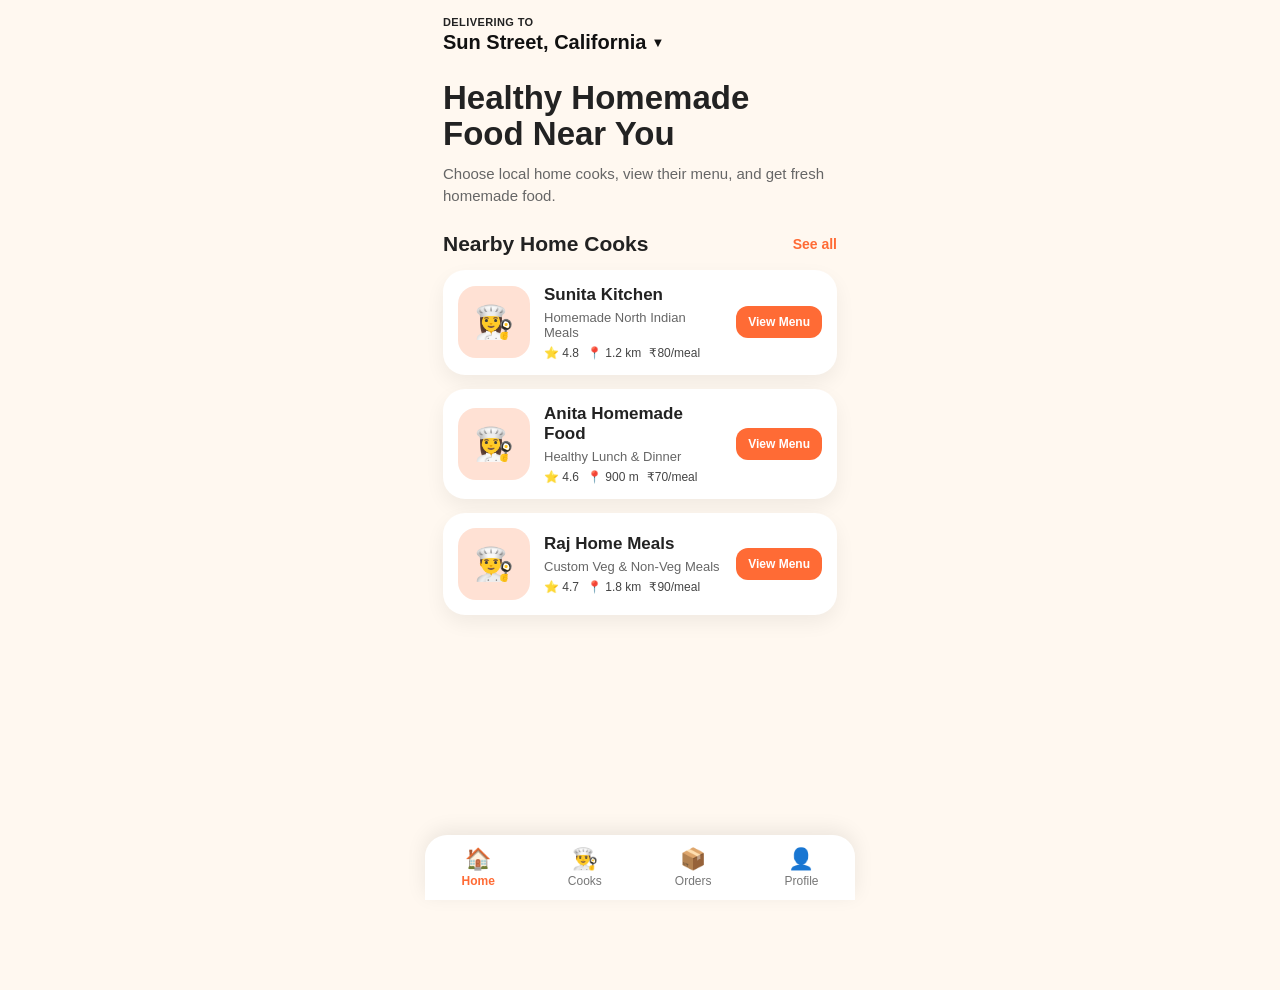
<file: Index.html>
<!DOCTYPE html>
<html lang="en">
<head>
  <meta charset="UTF-8" />
  <meta name="viewport" content="width=device-width, initial-scale=1.0" />
  <title>Our Startup - Homemade Food Web App</title>

  <style>
    * {
      margin: 0;
      padding: 0;
      box-sizing: border-box;
      font-family: Arial, sans-serif;
    }

    body {
      background: #fff8f0;
      color: #222;
      padding-bottom: 90px;
    }

    .app {
      max-width: 430px;
      margin: auto;
      min-height: 100vh;
      background: #fff8f0;
    }

    .header {
      padding: 16px 18px 8px;
      position: sticky;
      top: 0;
      background: #fff8f0;
      z-index: 10;
    }

    .location {
      display: inline-block;
      cursor: pointer;
    }

    .location small {
      display: block;
      font-size: 11px;
      font-weight: 800;
      color: #222;
      margin-bottom: 3px;
      text-transform: uppercase;
      letter-spacing: 0.4px;
    }

    .location h3 {
      font-size: 20px;
      font-weight: 900;
      color: #111;
      display: flex;
      align-items: center;
      gap: 5px;
      max-width: 360px;
      white-space: nowrap;
      overflow: hidden;
      text-overflow: ellipsis;
    }

    .location h3 span {
      font-size: 13px;
    }

    .hero {
      padding: 18px 18px 24px;
    }

    .hero h1 {
      font-size: 33px;
      line-height: 1.1;
      margin-bottom: 10px;
    }

    .hero p {
      color: #666;
      font-size: 15px;
      line-height: 1.5;
    }

    .section {
      padding: 0 18px;
      margin-bottom: 24px;
    }

    .section-title {
      display: flex;
      justify-content: space-between;
      align-items: center;
      margin-bottom: 14px;
    }

    .section-title h2 {
      font-size: 21px;
    }

    .section-title span {
      color: #ff6b35;
      font-size: 14px;
      font-weight: bold;
      cursor: pointer;
    }

    .cook-card {
      background: white;
      border-radius: 22px;
      padding: 15px;
      margin-bottom: 14px;
      display: flex;
      gap: 14px;
      align-items: center;
      box-shadow: 0 8px 20px rgba(0,0,0,0.06);
    }

    .cook-img {
      width: 72px;
      height: 72px;
      background: #ffe1d4;
      border-radius: 18px;
      display: grid;
      place-items: center;
      font-size: 32px;
      flex-shrink: 0;
    }

    .cook-info {
      flex: 1;
    }

    .cook-info h3 {
      font-size: 17px;
      margin-bottom: 5px;
    }

    .cook-info p {
      color: #666;
      font-size: 13px;
      margin-bottom: 6px;
    }

    .meta {
      display: flex;
      gap: 8px;
      font-size: 12px;
      color: #444;
      flex-wrap: wrap;
    }

    .view-btn {
      background: #ff6b35;
      color: white;
      border: none;
      padding: 9px 12px;
      border-radius: 12px;
      font-size: 12px;
      font-weight: bold;
      cursor: pointer;
    }

    .bottom-nav {
      position: fixed;
      bottom: 0;
      left: 50%;
      transform: translateX(-50%);
      max-width: 430px;
      width: 100%;
      background: white;
      display: flex;
      justify-content: space-around;
      padding: 12px 0;
      box-shadow: 0 -5px 20px rgba(0,0,0,0.08);
      border-radius: 22px 22px 0 0;
      z-index: 50;
    }

    .nav-item {
      text-align: center;
      font-size: 12px;
      color: #777;
      cursor: pointer;
    }

    .nav-item.active {
      color: #ff6b35;
      font-weight: bold;
    }

    .nav-item div {
      font-size: 21px;
      margin-bottom: 3px;
    }

    .modal {
      position: fixed;
      inset: 0;
      background: rgba(0,0,0,0.45);
      display: none;
      align-items: end;
      justify-content: center;
      z-index: 100;
    }

    .modal-box {
      width: 100%;
      max-width: 430px;
      background: white;
      border-radius: 28px 28px 0 0;
      padding: 22px;
      animation: slideUp 0.25s ease;
    }

    @keyframes slideUp {
      from {
        transform: translateY(100px);
        opacity: 0;
      }

      to {
        transform: translateY(0);
        opacity: 1;
      }
    }

    .modal-box h2 {
      margin-bottom: 12px;
    }

    .modal-actions {
      display: flex;
      gap: 10px;
      margin-top: 10px;
    }

    .btn {
      border: none;
      padding: 13px 16px;
      border-radius: 15px;
      font-weight: bold;
      cursor: pointer;
      font-size: 14px;
    }

    .close-btn {
      background: #eee;
      color: #222;
      flex: 1;
    }

    .submit-btn {
      background: #ff6b35;
      color: white;
      flex: 1;
    }

    .menu-item {
      background: #fff8f0;
      padding: 14px;
      border-radius: 16px;
      margin-bottom: 10px;
      display: flex;
      justify-content: space-between;
      align-items: center;
    }

    .menu-item h4 {
      margin-bottom: 4px;
    }

    .menu-item p {
      color: #666;
      font-size: 13px;
    }

    .order-btn {
      background: #ff6b35;
      color: white;
      border: none;
      padding: 9px 13px;
      border-radius: 12px;
      font-weight: bold;
      cursor: pointer;
    }

    .toast {
      position: fixed;
      bottom: 85px;
      left: 50%;
      transform: translateX(-50%);
      background: #222;
      color: white;
      padding: 12px 18px;
      border-radius: 14px;
      display: none;
      z-index: 200;
      font-size: 14px;
      max-width: 90%;
      text-align: center;
    }
  </style>
</head>

<body>
  <div class="app">

    <div class="header">
      <div class="location" onclick="showToast('Location selector will open in next demo version')">
        <small>DELIVERING TO</small>
        <h3>
          Sun Street, California
          <span>▼</span>
        </h3>
      </div>
    </div>

    <section class="hero" id="home">
      <h1>Healthy Homemade Food Near You</h1>
      <p>
        Choose local home cooks, view their menu, and get fresh homemade food.
      </p>
    </section>

    <section class="section" id="cooks">
      <div class="section-title">
        <h2>Nearby Home Cooks</h2>
        <span onclick="scrollToSection('cooks')">See all</span>
      </div>

      <div class="cook-card">
        <div class="cook-img">👩‍🍳</div>
        <div class="cook-info">
          <h3>Sunita Kitchen</h3>
          <p>Homemade North Indian Meals</p>
          <div class="meta">
            <span>⭐ 4.8</span>
            <span>📍 1.2 km</span>
            <span>₹80/meal</span>
          </div>
        </div>
        <button class="view-btn" onclick="openMenuModal('Sunita Kitchen')">View Menu</button>
      </div>

      <div class="cook-card">
        <div class="cook-img">👩‍🍳</div>
        <div class="cook-info">
          <h3>Anita Homemade Food</h3>
          <p>Healthy Lunch & Dinner</p>
          <div class="meta">
            <span>⭐ 4.6</span>
            <span>📍 900 m</span>
            <span>₹70/meal</span>
          </div>
        </div>
        <button class="view-btn" onclick="openMenuModal('Anita Homemade Food')">View Menu</button>
      </div>

      <div class="cook-card">
        <div class="cook-img">👨‍🍳</div>
        <div class="cook-info">
          <h3>Raj Home Meals</h3>
          <p>Custom Veg & Non-Veg Meals</p>
          <div class="meta">
            <span>⭐ 4.7</span>
            <span>📍 1.8 km</span>
            <span>₹90/meal</span>
          </div>
        </div>
        <button class="view-btn" onclick="openMenuModal('Raj Home Meals')">View Menu</button>
      </div>
    </section>

    <nav class="bottom-nav">
      <div class="nav-item active" onclick="setActive(this); scrollToSection('home')">
        <div>🏠</div>
        Home
      </div>

      <div class="nav-item" onclick="setActive(this); scrollToSection('cooks')">
        <div>👨‍🍳</div>
        Cooks
      </div>

      <div class="nav-item" onclick="setActive(this); showToast('Orders page will open in next demo version')">
        <div>📦</div>
        Orders
      </div>

      <div class="nav-item" onclick="setActive(this); showToast('Profile page will open in next demo version')">
        <div>👤</div>
        Profile
      </div>
    </nav>
  </div>

  <div class="modal" id="menuModal">
    <div class="modal-box">
      <h2 id="menuTitle">Cook Menu</h2>

      <div class="menu-item">
        <div>
          <h4>Dal Rice</h4>
          <p>Fresh homemade dal with rice</p>
        </div>
        <button class="order-btn" onclick="placeOrder('Dal Rice')">₹60</button>
      </div>

      <div class="menu-item">
        <div>
          <h4>Roti Sabzi</h4>
          <p>4 roti with seasonal sabzi</p>
        </div>
        <button class="order-btn" onclick="placeOrder('Roti Sabzi')">₹70</button>
      </div>

      <div class="menu-item">
        <div>
          <h4>Paneer Meal</h4>
          <p>Paneer curry, roti and salad</p>
        </div>
        <button class="order-btn" onclick="placeOrder('Paneer Meal')">₹100</button>
      </div>

      <div class="modal-actions">
        <button class="btn close-btn" onclick="closeMenuModal()">Close</button>
        <button class="btn submit-btn" onclick="showToast('Custom request will be added in next demo version')">
          Custom Request
        </button>
      </div>
    </div>
  </div>

  <div class="toast" id="toast"></div>

  <script>
    function scrollToSection(id) {
      document.getElementById(id).scrollIntoView({
        behavior: "smooth",
        block: "start"
      });
    }

    function openMenuModal(cookName) {
      document.getElementById("menuTitle").innerText = cookName + " Menu";
      document.getElementById("menuModal").style.display = "flex";
    }

    function closeMenuModal() {
      document.getElementById("menuModal").style.display = "none";
    }

    function placeOrder(itemName) {
      closeMenuModal();
      showToast(itemName + " added to order!");
    }

    function showToast(message) {
      const toast = document.getElementById("toast");

      toast.innerText = message;
      toast.style.display = "block";

      setTimeout(function () {
        toast.style.display = "none";
      }, 2200);
    }

    function setActive(item) {
      document.querySelectorAll(".nav-item").forEach(function (nav) {
        nav.classList.remove("active");
      });

      item.classList.add("active");
    }

    window.addEventListener("click", function (e) {
      const menuModal = document.getElementById("menuModal");

      if (e.target === menuModal) {
        closeMenuModal();
      }
    });
  </script>
</body>
</html>
</file>
